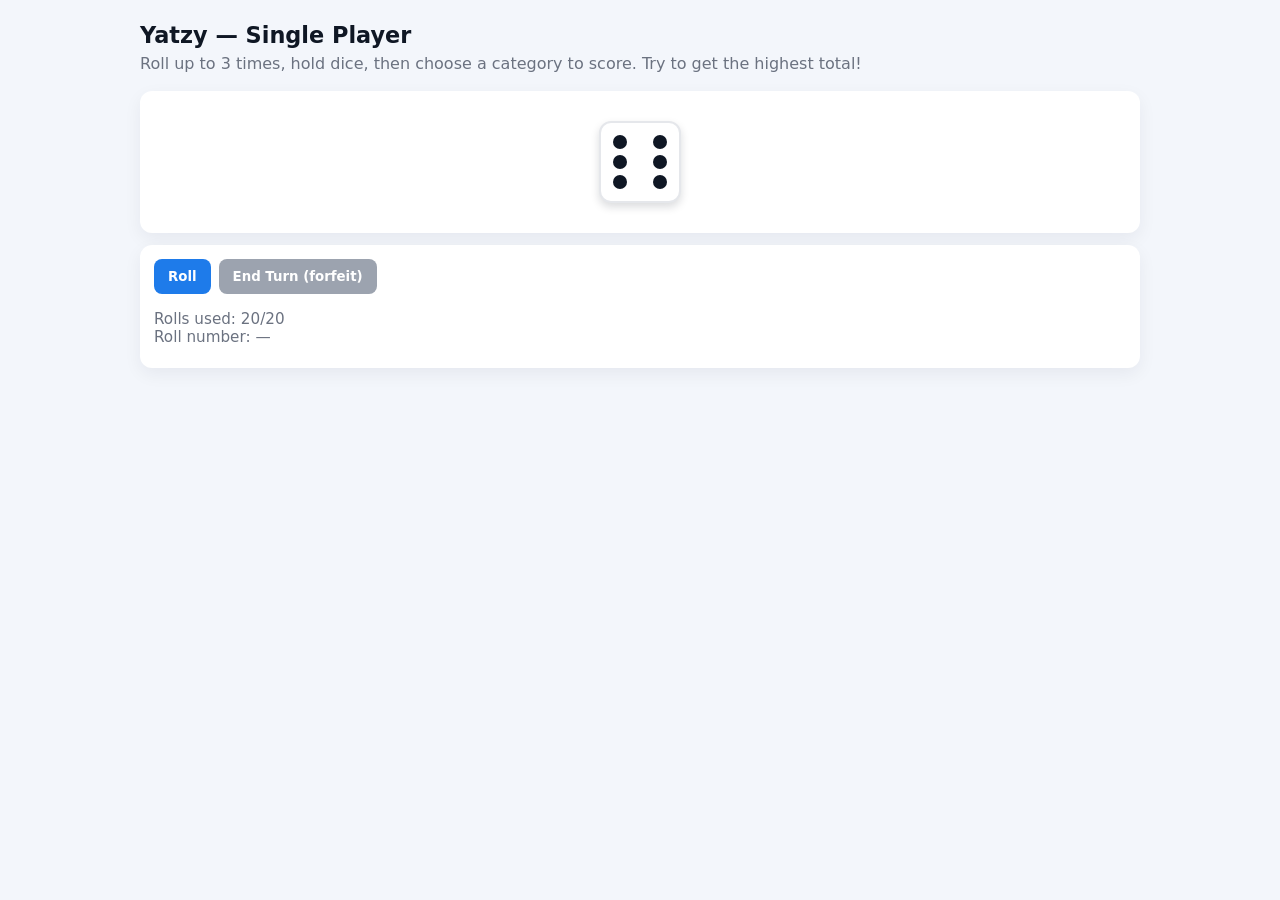
<file: lab 08/index.html>
<!doctype html>
<html lang="en">
<head>
  <meta charset="utf-8" />
  <meta name="viewport" content="width=device-width,initial-scale=1" />
  <title>Yatzy — Full Game</title>
  <link rel="stylesheet" href="style.css" />
  <!-- Load jQuery first -->
  <script src="https://code.jquery.com/jquery-3.7.1.min.js"></script>
</head>
<body>
  <div class="app">
    <header>
      <h1>Yatzy — Single Player</h1>
      <p class="lead">Roll up to 3 times, hold dice, then choose a category to score. Try to get the highest total!</p>
    </header>

    <main>
      <section class="middle">
        <div class="dice-panel">
          <div class="dice-row" id="diceRow" aria-live="polite">
            <!-- Dice will be inserted here by JavaScript -->
          </div>
        </div>

        <div class="panel controls">
          <div class="buttons">
            <button id="rollBtn" class="btn primary">Roll</button>
            <button id="resetBtn" class="btn secondary">End Turn (forfeit)</button>
          </div>

          <div class="status">
            <div>Rolls used: <span id="rollCount">0</span>/20</div>
            <div>Roll number: <span id="lastRoll">—</span></div>
            <div id="message" class="message" aria-live="polite"></div>
          </div>
        </div>
      </section>
    </main>
  </div>

  <script>
    // Wait for DOM to be fully loaded
    $(document).ready(function(){
      console.log("Document ready - initializing dice");

      // Initialize roll counter
      let rollCount = 0;
      const maxRolls = 20;

      // Update the display
      updateRollDisplay();
      
      // Create one die initially showing 6 pips
      $("#diceRow").html(createDie(6));
      console.log("Dice created");

      // When "Roll" button clicked
      

      // When "Roll" button clicked
      $("#rollBtn").on("click", function(){
        if (rollCount >= maxRolls) {
          $("#message").text("Maximum rolls reached! Use 'End Turn' to reset.");
          return;
        }
        console.log("Roll button clicked");
        let $die = $(".die");

        // Increment roll counter
        rollCount++;
        updateRollDisplay();
        
        // Starts the animation
        $die.addClass("rolling");
        console.log("Rolling animation started");

        // Disable roll button during animation to prevent multiple clicks
        $("#rollBtn").prop("0", true);

        // Simulate rolling for 1 second
        setTimeout(() => {
          // Stops the animation
          $die.removeClass("rolling");
          // Generate a random number
          let value = Math.floor(Math.random() * 6) + 1;
          console.log("New dice value:", value);
          
          $("#lastRoll").text(value);
          // Rebuild die with new value
          $die.replaceWith(createDie(value));

          // Re-enable roll button (if rolls left)
          $("#rollBtn").prop("0", rollCounter >= maxRolls);
        }, 1000);

      });

      // Reset button clears dice
      $("#resetBtn").on("click", function(){
        console.log("Reset button clicked");
        rollCount = 0;
        updateRollDisplay();
        $("#diceRow").html(createDie(6));
        $("#lastRoll").text("-");
        $("#message"),text("");
        $("#rollCount").text("-", false);
      });

      // Function to update roll count display
      function updateRollDisplay() {
        $("#rollCount").text(maxRolls - rollCount);
        $("#message").text("");
      }

      // Function: creates one die with correct pips
      function createDie(value){
        console.log("Creating die with value:", value);
        const $die = $("<div>").addClass("die").attr("data-value", value);
        const layout = {
          1: ["center"],
          2: ["top-left", "bottom-right"],
          3: ["top-left", "center", "bottom-right"],
          4: ["top-left", "top-right", "bottom-left", "bottom-right"],
          5: ["top-left", "top-right", "center", "bottom-left", "bottom-right"],
          6: ["top-left", "top-right", "middle-left", "middle-right", "bottom-left", "bottom-right"],
        };
        
        // Add pips to the die
        if (layout[value]) {
          layout[value].forEach(pos => {
            $die.append($("<div>").addClass("pip " + pos));
          });
        }
        
        return $die;
      }
    });
  </script>
</body>
</html>
</file>
<file: lab 08/style.css>
:root{
  --primary:#1E7BEA;
  --accent:#FFD166;
  --bg:#F3F6FB;
  --card:#ffffff;
  --text:#0F1724;
  --muted:#6B7280;
}

*{
  box-sizing:border-box;
  font-family:Inter, Roboto, system-ui, sans-serif;
}

body{
  margin:0;
  background:var(--bg);
  color:var(--text);
  padding:22px;
  display:flex;
  justify-content:center;
}

.app{
  width:1000px;
  max-width:100%;
}

header h1{
  margin:0;
  font-size:1.4rem;
}
.lead{color:var(--muted);margin-top:6px;}

main{
  display:flex;
  gap:18px;
  margin-top:18px;
}
.middle{flex:1;}

.panel{
  background:var(--card);
  padding:14px;
  border-radius:12px;
  box-shadow:0 6px 18px rgba(12,24,48,0.06);
}

/* Dice container - make sure it's visible */
.dice-panel {
  background: var(--card);
  padding: 20px;
  border-radius: 12px;
  box-shadow: 0 6px 18px rgba(12,24,48,0.06);
  margin-bottom: 12px;
}

.dice-row{
  display:flex;
  gap:12px;
  flex-wrap:wrap;
  justify-content:center;
  padding:10px;
  min-height: 100px; /* Ensure space for dice */
}

/* Die styling - make sure it's visible */
.die{
  width:82px;
  height:82px;
  background:white;
  border-radius:12px;
  box-shadow:0 4px 8px rgba(15,23,36,0.15);
  position:relative;
  cursor:pointer;
  display:inline-block;
  transition:transform .12s;
  border: 2px solid #e5e7eb; /* Added border for better visibility */
}
.die:hover{transform:translateY(-6px)}
.die.held{background:var(--accent);transform:translateY(-6px) scale(0.98)}
.die.rolling{animation: shake 0.6s linear infinite;}

/* Pip styling - make sure they're visible */
.pip{
  width:14px;
  height:14px;
  border-radius:50%;
  background:var(--text);
  position:absolute;
}
.top-left{top:12px;left:12px}
.top-right{top:12px;right:12px}
.middle-left{top:50%;left:12px;transform:translateY(-50%)}
.middle-right{top:50%;right:12px;transform:translateY(-50%)}
.bottom-left{bottom:12px;left:12px}
.bottom-right{bottom:12px;right:12px}
.center{top:50%;left:50%;transform:translate(-50%,-50%)}

.controls{margin-top:12px;display:flex;flex-direction:column;gap:10px}
.buttons{display:flex;gap:8px;align-items:center}
.btn{padding:10px 14px;border-radius:8px;border:0;background:var(--muted);color:white;cursor:pointer;font-weight:700}
.btn.primary{background:var(--primary)}
.btn.secondary{background:#9CA3AF}

.status{color:var(--muted);font-size:.95rem;margin-top:6px}
.message{margin-top:8px;color:#0F1724;font-weight:600}

@keyframes shake{
  0% {transform: translate(0, 0) rotate(0deg);}
  25% {transform: translate(3px, 3px) rotate(5deg);}
  50% {transform: translate(-3px, 3px) rotate(-5deg);}
  75% {transform: translate(3px, -3px) rotate(5deg);}
  100% {transform: translate(0, 0) rotate(0deg);}
}
</file>
